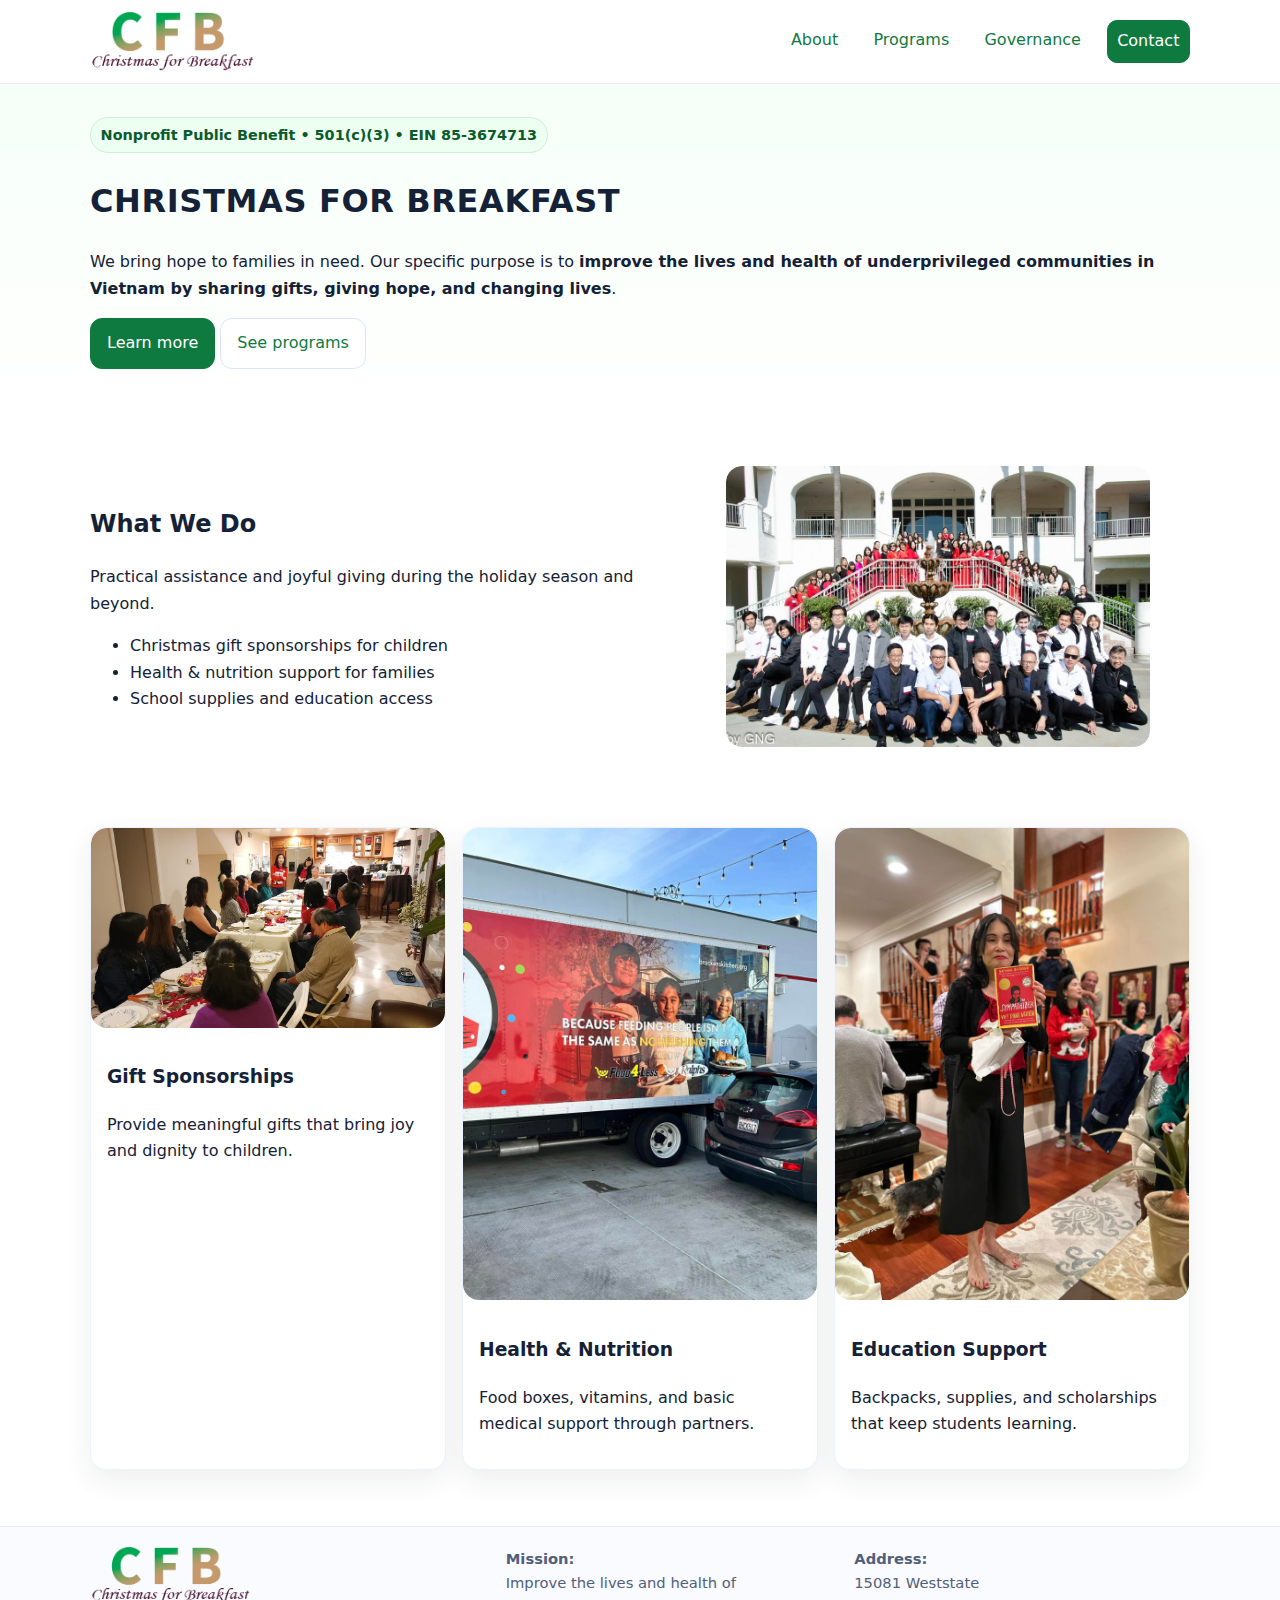
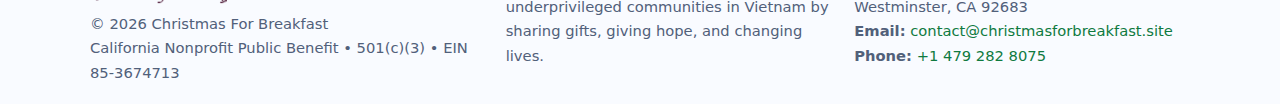
<file: index.html>
<!doctype html>
<html lang="en">
<head><meta charset="utf-8"/><meta name="viewport" content="width=device-width,initial-scale=1"/>
<title>Home — Christmas For Breakfast</title><link rel="stylesheet" href="assets/styles.css"/><link rel="icon" href="images/logo.png">
<meta name="description" content="Christmas For Breakfast — EIN 85-3674713. Holiday giving and health initiatives for underprivileged communities in Vietnam."></head>
<body><header class="header">
  <div class="container nav">
    <a class="brand" href="index.html" aria-label="Home"><img src="images/logo.png" alt="Christmas For Breakfast logo"></a>
    <button class="menu-toggle" aria-label="Toggle navigation" aria-expanded="false">☰</button>
    <nav class="links" aria-label="Main">
      <a href="about.html">About</a>
      <a href="programs.html">Programs</a>
      <a href="governance.html">Governance</a>
      <a href="contact.html" class="btn btn-primary">Contact</a>
    </nav>
  </div>
</header><main>
<section class="hero"><div class="container inner"><span class="badge">Nonprofit Public Benefit • 501(c)(3) • EIN 85-3674713</span>
<h1><span class="upper-strong">CHRISTMAS FOR BREAKFAST</span></h1>
<p>We bring hope to families in need. Our specific purpose is to <strong>improve the lives and health of underprivileged communities in Vietnam by sharing gifts, giving hope, and changing lives</strong>.</p>
<p><a class="btn btn-primary" href="about.html">Learn more</a> <a class="btn" href="programs.html">See programs</a></p>
</div></section>
<section class="section container split"><div>
<h2>What We Do</h2>
<p>Practical assistance and joyful giving during the holiday season and beyond.</p>
<ul><li>Christmas gift sponsorships for children</li><li>Health &amp; nutrition support for families</li><li>School supplies and education access</li></ul>
</div><figure class="figure"><img src="images/hero.jpg" alt="Holiday giving to families"></figure></section>
<section class="section container grid-3">
<article class="card"><img src="images/education.jpg" alt="Gift Sponsorships"><div class="card-body"><h3>Gift Sponsorships</h3><p>Provide meaningful gifts that bring joy and dignity to children.</p></div></article>
<article class="card"><img src="images/relief.jpg" alt="Health & Nutrition"><div class="card-body"><h3>Health &amp; Nutrition</h3><p>Food boxes, vitamins, and basic medical support through partners.</p></div></article>
<article class="card"><img src="images/community.jpg" alt="Education Support"><div class="card-body"><h3>Education Support</h3><p>Backpacks, supplies, and scholarships that keep students learning.</p></div></article>
</section></main><footer class="footer">
  <div class="container grid">
    <div>
      <img src="images/logo.png" alt="" style="width:160px;height:auto;margin-bottom:.5rem;">
      <div class="small">© <span id="year"></span> Christmas For Breakfast</div>
      <div class="small">California Nonprofit Public Benefit • 501(c)(3) • EIN 85-3674713</div>
    </div>
    <div>
      <div class="small"><strong>Mission:</strong><br>Improve the lives and health of underprivileged communities in Vietnam by sharing gifts, giving hope, and changing lives.</div>
    </div>
    <div>
      <div class="small">
        <strong>Address:</strong><br>15081 Weststate<br>Westminster, CA 92683<br>
        <strong>Email:</strong> <a href="mailto:contact@christmasforbreakfast.site">contact@christmasforbreakfast.site</a><br>
        <strong>Phone:</strong> <a href="tel:+14792828075">+1 479 282 8075</a>
      </div>
    </div>
  </div>
</footer>
<script>
  const b=document.querySelector('.menu-toggle'), l=document.querySelector('.links');
  if(b&&l){b.addEventListener('click',()=>{const o=getComputedStyle(l).display==='flex';l.style.display=o?'none':'flex';b.setAttribute('aria-expanded',o?'false':'true');});}
  const y=document.getElementById('year'); if(y) y.textContent=new Date().getFullYear();
</script></body></html>
</file>
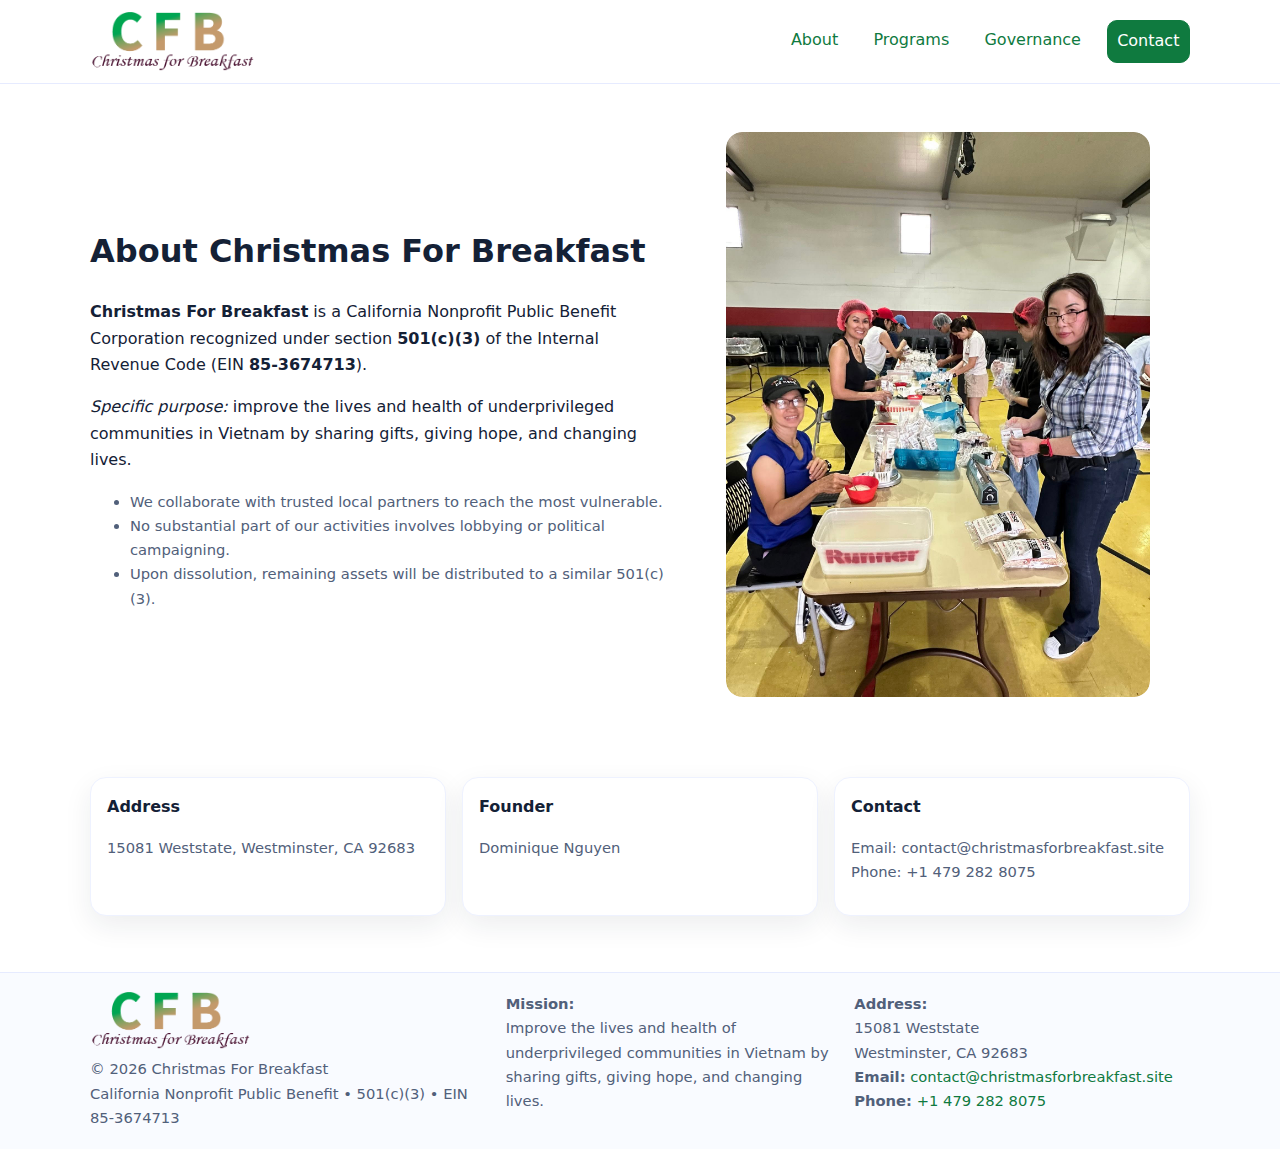
<file: about.html>
<!doctype html>
<html lang="en"><head><meta charset="utf-8"/><meta name="viewport" content="width=device-width,initial-scale=1"/>
<title>About — Christmas For Breakfast</title><link rel="stylesheet" href="assets/styles.css"/><link rel="icon" href="images/logo.png">
<meta name="description" content="Christmas For Breakfast — About. EIN 85-3674713."></head>
<body><header class="header">
  <div class="container nav">
    <a class="brand" href="index.html" aria-label="Home"><img src="images/logo.png" alt="Christmas For Breakfast logo"></a>
    <button class="menu-toggle" aria-label="Toggle navigation" aria-expanded="false">☰</button>
    <nav class="links" aria-label="Main">
      <a href="about.html">About</a>
      <a href="programs.html">Programs</a>
      <a href="governance.html">Governance</a>
      <a href="contact.html" class="btn btn-primary">Contact</a>
    </nav>
  </div>
</header>
<main class="section container split"><div>
<h1>About Christmas For Breakfast</h1>
<p><strong>Christmas For Breakfast</strong> is a California Nonprofit Public Benefit Corporation recognized under section <strong>501(c)(3)</strong> of the Internal Revenue Code (EIN <strong>85-3674713</strong>).</p>
<p><em>Specific purpose:</em> improve the lives and health of underprivileged communities in Vietnam by sharing gifts, giving hope, and changing lives.</p>
<ul class="small"><li>We collaborate with trusted local partners to reach the most vulnerable.</li>
<li>No substantial part of our activities involves lobbying or political campaigning.</li>
<li>Upon dissolution, remaining assets will be distributed to a similar 501(c)(3).</li></ul>
</div><figure class="figure"><img src="images/about.jpg" alt="About our mission"></figure></main>
<section class="section container grid-3">
<div class="card"><div class="card-body"><strong>Address</strong><p class="small">15081 Weststate, Westminster, CA 92683</p></div></div>
<div class="card"><div class="card-body"><strong>Founder</strong><p class="small">Dominique Nguyen</p></div></div>
<div class="card"><div class="card-body"><strong>Contact</strong><p class="small">Email: contact@christmasforbreakfast.site<br>Phone: +1 479 282 8075</p></div></div>
</section><footer class="footer">
  <div class="container grid">
    <div>
      <img src="images/logo.png" alt="" style="width:160px;height:auto;margin-bottom:.5rem;">
      <div class="small">© <span id="year"></span> Christmas For Breakfast</div>
      <div class="small">California Nonprofit Public Benefit • 501(c)(3) • EIN 85-3674713</div>
    </div>
    <div>
      <div class="small"><strong>Mission:</strong><br>Improve the lives and health of underprivileged communities in Vietnam by sharing gifts, giving hope, and changing lives.</div>
    </div>
    <div>
      <div class="small">
        <strong>Address:</strong><br>15081 Weststate<br>Westminster, CA 92683<br>
        <strong>Email:</strong> <a href="mailto:contact@christmasforbreakfast.site">contact@christmasforbreakfast.site</a><br>
        <strong>Phone:</strong> <a href="tel:+14792828075">+1 479 282 8075</a>
      </div>
    </div>
  </div>
</footer>
<script>
  const b=document.querySelector('.menu-toggle'), l=document.querySelector('.links');
  if(b&&l){b.addEventListener('click',()=>{const o=getComputedStyle(l).display==='flex';l.style.display=o?'none':'flex';b.setAttribute('aria-expanded',o?'false':'true');});}
  const y=document.getElementById('year'); if(y) y.textContent=new Date().getFullYear();
</script></body></html>
</file>
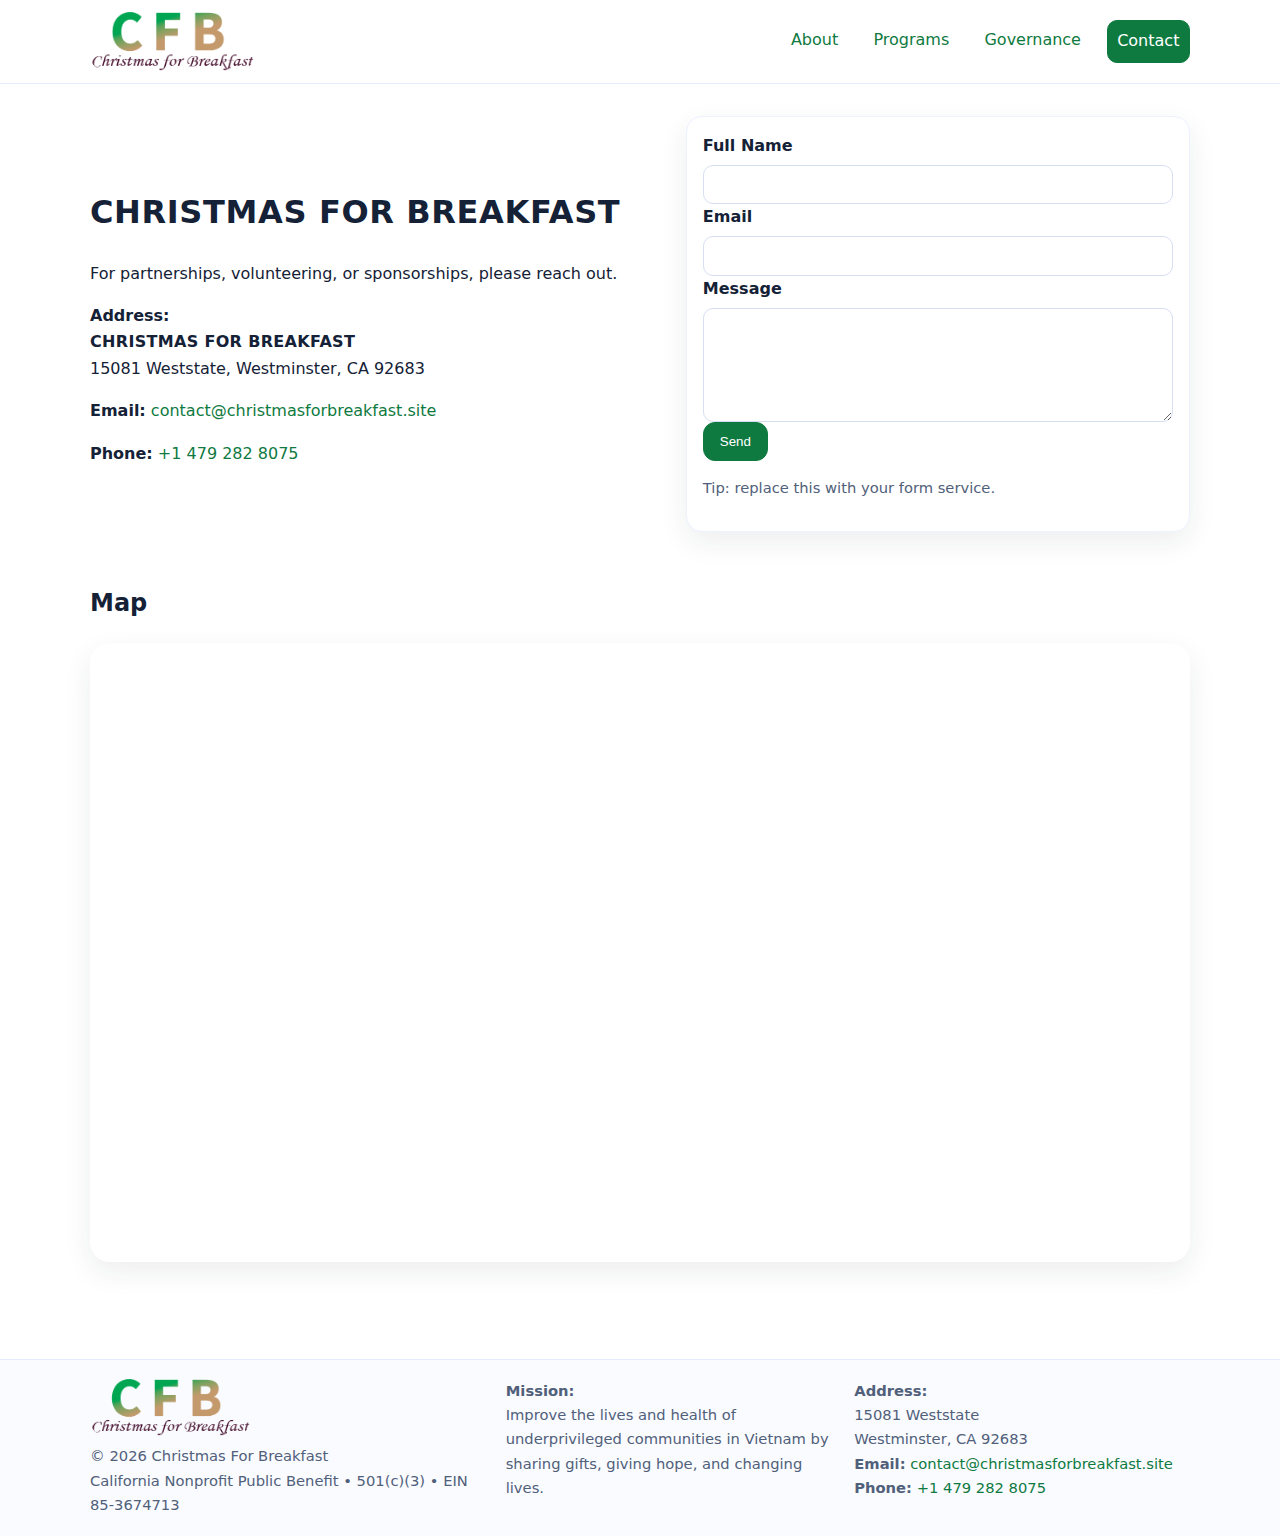
<file: contact.html>
<!doctype html>
<html lang="en"><head><meta charset="utf-8"/><meta name="viewport" content="width=device-width,initial-scale=1"/>
<title>Contact — Christmas For Breakfast</title><link rel="stylesheet" href="assets/styles.css"/><link rel="icon" href="images/logo.png">
<meta name="description" content="Contact Christmas For Breakfast. EIN 85-3674713."></head>
<body><header class="header">
  <div class="container nav">
    <a class="brand" href="index.html" aria-label="Home"><img src="images/logo.png" alt="Christmas For Breakfast logo"></a>
    <button class="menu-toggle" aria-label="Toggle navigation" aria-expanded="false">☰</button>
    <nav class="links" aria-label="Main">
      <a href="about.html">About</a>
      <a href="programs.html">Programs</a>
      <a href="governance.html">Governance</a>
      <a href="contact.html" class="btn btn-primary">Contact</a>
    </nav>
  </div>
</header><main class="section container"><div class="split"><div>
<h1><span class="upper-strong">CHRISTMAS FOR BREAKFAST</span></h1>
<p>For partnerships, volunteering, or sponsorships, please reach out.</p>
<p><strong>Address:</strong><br><span class="upper-strong">CHRISTMAS FOR BREAKFAST</span><br>15081 Weststate, Westminster, CA 92683</p>
<p><strong>Email:</strong> <a href="mailto:contact@christmasforbreakfast.site">contact@christmasforbreakfast.site</a></p>
<p><strong>Phone:</strong> <a href="tel:+14792828075">+1 479 282 8075</a></p>
</div>
<form class="form card" onsubmit="event.preventDefault(); alert('Form endpoint not configured. Replace with your form service.');"><div class="card-body">
<label><span>Full Name</span><input type="text" required></label>
<label><span>Email</span><input type="email" required></label>
<label><span>Message</span><textarea rows="6" required></textarea></label>
<button class="btn btn-primary" type="submit">Send</button>
<p class="small">Tip: replace this with your form service.</p>
</div></form></div>
<section class="section"><h2>Map</h2><div class="map-embed">
<iframe title="Map to our address" loading="lazy" referrerpolicy="no-referrer-when-downgrade" src="https://www.google.com/maps?q=15081%20Weststate%2C%20Westminster%2C%20CA%2092683&output=embed"></iframe>
</div></section></main><footer class="footer">
  <div class="container grid">
    <div>
      <img src="images/logo.png" alt="" style="width:160px;height:auto;margin-bottom:.5rem;">
      <div class="small">© <span id="year"></span> Christmas For Breakfast</div>
      <div class="small">California Nonprofit Public Benefit • 501(c)(3) • EIN 85-3674713</div>
    </div>
    <div>
      <div class="small"><strong>Mission:</strong><br>Improve the lives and health of underprivileged communities in Vietnam by sharing gifts, giving hope, and changing lives.</div>
    </div>
    <div>
      <div class="small">
        <strong>Address:</strong><br>15081 Weststate<br>Westminster, CA 92683<br>
        <strong>Email:</strong> <a href="mailto:contact@christmasforbreakfast.site">contact@christmasforbreakfast.site</a><br>
        <strong>Phone:</strong> <a href="tel:+14792828075">+1 479 282 8075</a>
      </div>
    </div>
  </div>
</footer>
<script>
  const b=document.querySelector('.menu-toggle'), l=document.querySelector('.links');
  if(b&&l){b.addEventListener('click',()=>{const o=getComputedStyle(l).display==='flex';l.style.display=o?'none':'flex';b.setAttribute('aria-expanded',o?'false':'true');});}
  const y=document.getElementById('year'); if(y) y.textContent=new Date().getFullYear();
</script></body></html>
</file>
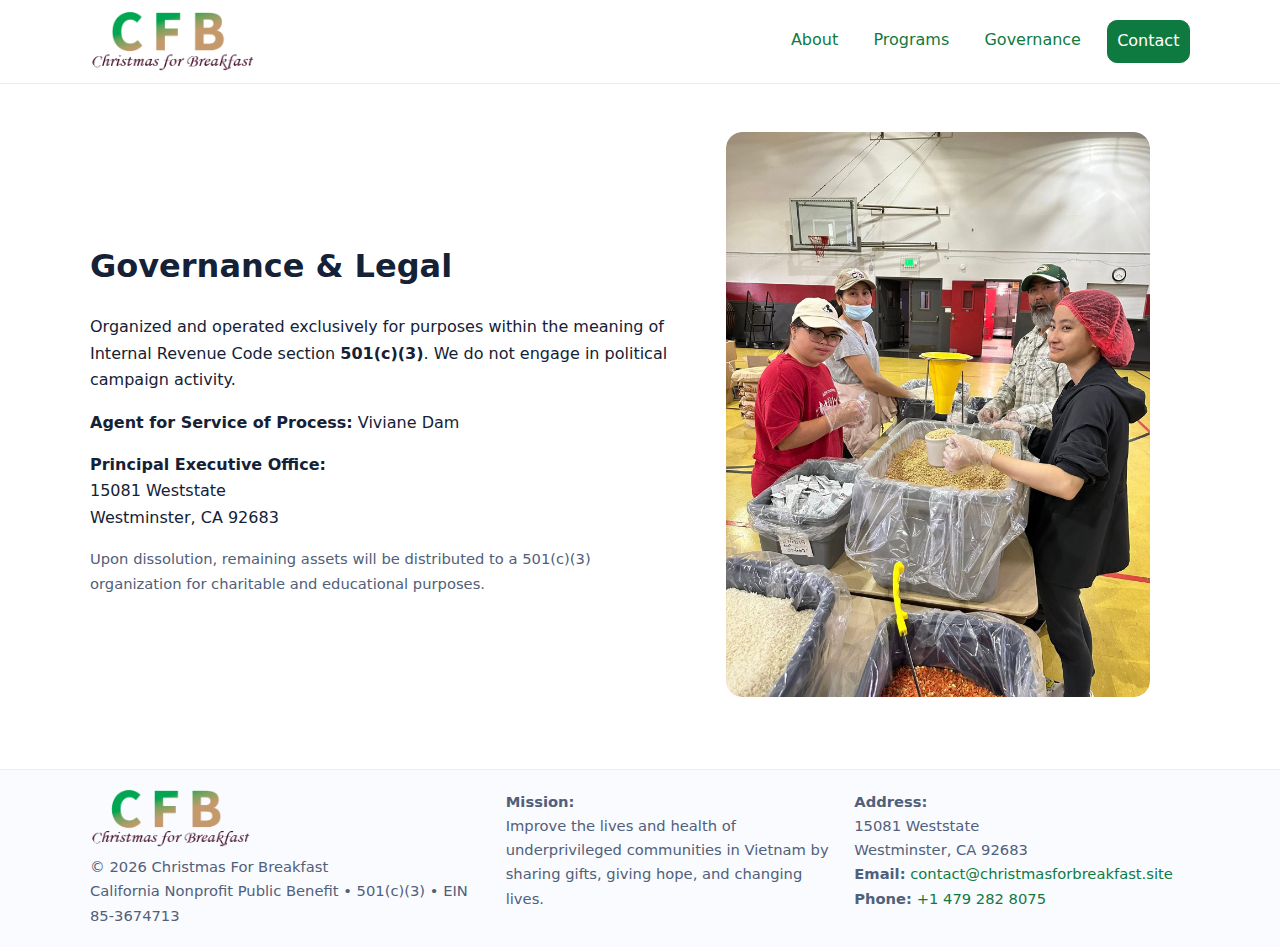
<file: governance.html>
<!doctype html>
<html lang="en"><head><meta charset="utf-8"/><meta name="viewport" content="width=device-width,initial-scale=1"/>
<title>Governance — Christmas For Breakfast</title><link rel="stylesheet" href="assets/styles.css"/><link rel="icon" href="images/logo.png">
<meta name="description" content="Governance — Christmas For Breakfast. EIN 85-3674713."></head>
<body><header class="header">
  <div class="container nav">
    <a class="brand" href="index.html" aria-label="Home"><img src="images/logo.png" alt="Christmas For Breakfast logo"></a>
    <button class="menu-toggle" aria-label="Toggle navigation" aria-expanded="false">☰</button>
    <nav class="links" aria-label="Main">
      <a href="about.html">About</a>
      <a href="programs.html">Programs</a>
      <a href="governance.html">Governance</a>
      <a href="contact.html" class="btn btn-primary">Contact</a>
    </nav>
  </div>
</header><main class="section container split"><div>
<h1>Governance &amp; Legal</h1>
<p>Organized and operated exclusively for purposes within the meaning of Internal Revenue Code section <strong>501(c)(3)</strong>. We do not engage in political campaign activity.</p>
<p><strong>Agent for Service of Process:</strong> Viviane Dam</p>
<p><strong>Principal Executive Office:</strong><br>15081 Weststate<br>Westminster, CA 92683</p>
<p class="small">Upon dissolution, remaining assets will be distributed to a 501(c)(3) organization for charitable and educational purposes.</p>
</div><figure class="figure"><img src="images/programs.jpg" alt="Governance documents"></figure></main><footer class="footer">
  <div class="container grid">
    <div>
      <img src="images/logo.png" alt="" style="width:160px;height:auto;margin-bottom:.5rem;">
      <div class="small">© <span id="year"></span> Christmas For Breakfast</div>
      <div class="small">California Nonprofit Public Benefit • 501(c)(3) • EIN 85-3674713</div>
    </div>
    <div>
      <div class="small"><strong>Mission:</strong><br>Improve the lives and health of underprivileged communities in Vietnam by sharing gifts, giving hope, and changing lives.</div>
    </div>
    <div>
      <div class="small">
        <strong>Address:</strong><br>15081 Weststate<br>Westminster, CA 92683<br>
        <strong>Email:</strong> <a href="mailto:contact@christmasforbreakfast.site">contact@christmasforbreakfast.site</a><br>
        <strong>Phone:</strong> <a href="tel:+14792828075">+1 479 282 8075</a>
      </div>
    </div>
  </div>
</footer>
<script>
  const b=document.querySelector('.menu-toggle'), l=document.querySelector('.links');
  if(b&&l){b.addEventListener('click',()=>{const o=getComputedStyle(l).display==='flex';l.style.display=o?'none':'flex';b.setAttribute('aria-expanded',o?'false':'true');});}
  const y=document.getElementById('year'); if(y) y.textContent=new Date().getFullYear();
</script></body></html>
</file>
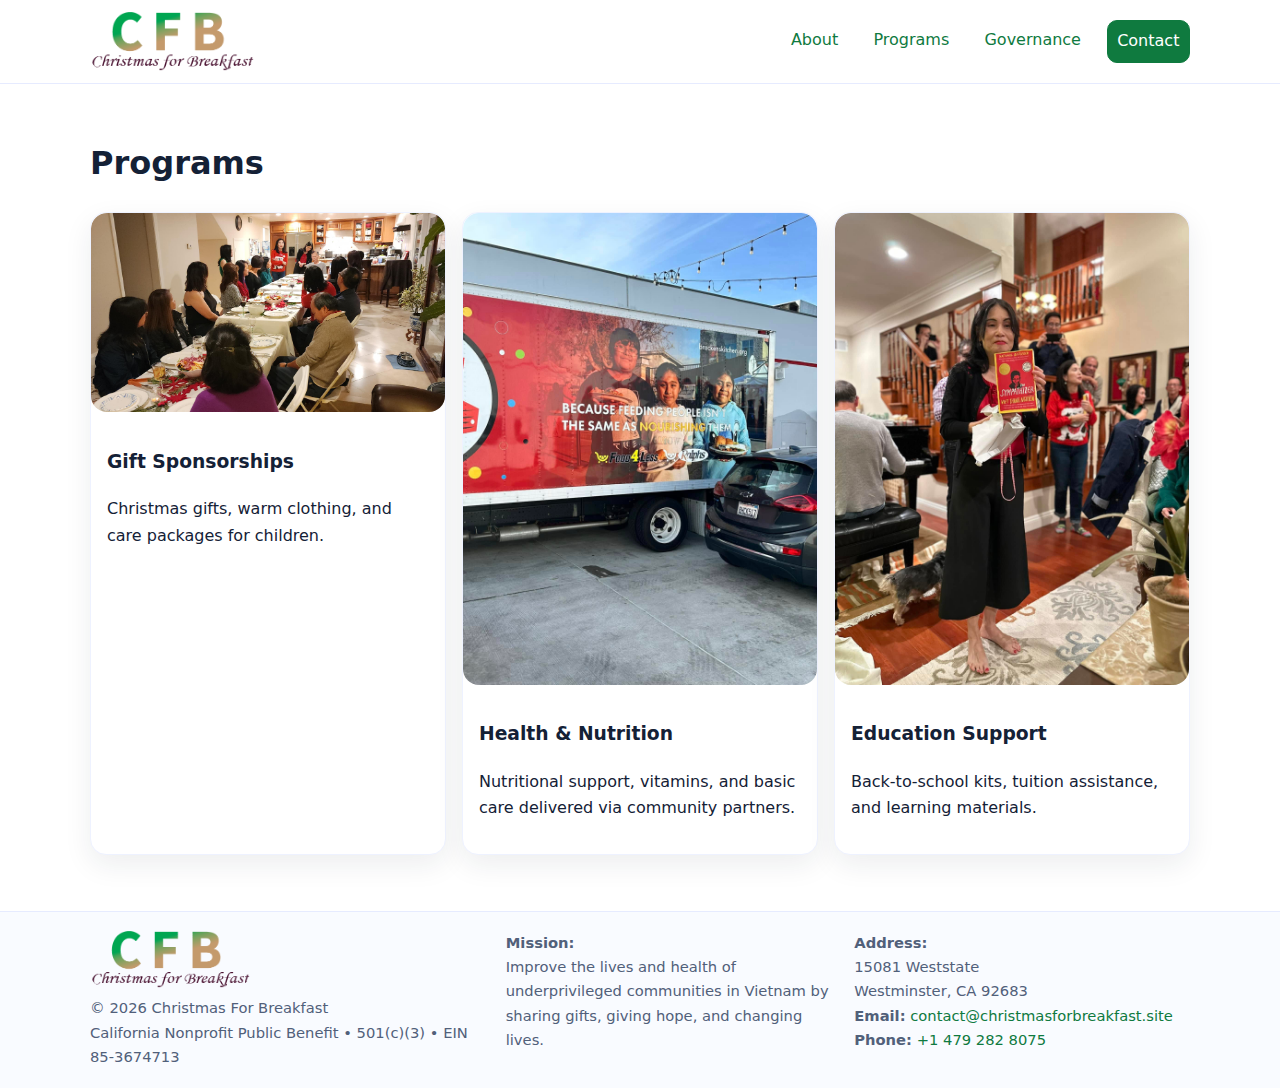
<file: programs.html>
<!doctype html>
<html lang="en"><head><meta charset="utf-8"/><meta name="viewport" content="width=device-width,initial-scale=1"/>
<title>Programs — Christmas For Breakfast</title><link rel="stylesheet" href="assets/styles.css"/><link rel="icon" href="images/logo.png">
<meta name="description" content="Christmas For Breakfast programs — gift sponsorships, health & nutrition, education support."></head>
<body><header class="header">
  <div class="container nav">
    <a class="brand" href="index.html" aria-label="Home"><img src="images/logo.png" alt="Christmas For Breakfast logo"></a>
    <button class="menu-toggle" aria-label="Toggle navigation" aria-expanded="false">☰</button>
    <nav class="links" aria-label="Main">
      <a href="about.html">About</a>
      <a href="programs.html">Programs</a>
      <a href="governance.html">Governance</a>
      <a href="contact.html" class="btn btn-primary">Contact</a>
    </nav>
  </div>
</header><main class="section container"><h1>Programs</h1>
<div class="grid-3">
<article class="card"><img src="images/education.jpg" alt="Gift Sponsorships"><div class="card-body"><h3>Gift Sponsorships</h3><p>Christmas gifts, warm clothing, and care packages for children.</p></div></article>
<article class="card"><img src="images/relief.jpg" alt="Health & Nutrition"><div class="card-body"><h3>Health &amp; Nutrition</h3><p>Nutritional support, vitamins, and basic care delivered via community partners.</p></div></article>
<article class="card"><img src="images/community.jpg" alt="Education Support"><div class="card-body"><h3>Education Support</h3><p>Back‑to‑school kits, tuition assistance, and learning materials.</p></div></article>
</div></main><footer class="footer">
  <div class="container grid">
    <div>
      <img src="images/logo.png" alt="" style="width:160px;height:auto;margin-bottom:.5rem;">
      <div class="small">© <span id="year"></span> Christmas For Breakfast</div>
      <div class="small">California Nonprofit Public Benefit • 501(c)(3) • EIN 85-3674713</div>
    </div>
    <div>
      <div class="small"><strong>Mission:</strong><br>Improve the lives and health of underprivileged communities in Vietnam by sharing gifts, giving hope, and changing lives.</div>
    </div>
    <div>
      <div class="small">
        <strong>Address:</strong><br>15081 Weststate<br>Westminster, CA 92683<br>
        <strong>Email:</strong> <a href="mailto:contact@christmasforbreakfast.site">contact@christmasforbreakfast.site</a><br>
        <strong>Phone:</strong> <a href="tel:+14792828075">+1 479 282 8075</a>
      </div>
    </div>
  </div>
</footer>
<script>
  const b=document.querySelector('.menu-toggle'), l=document.querySelector('.links');
  if(b&&l){b.addEventListener('click',()=>{const o=getComputedStyle(l).display==='flex';l.style.display=o?'none':'flex';b.setAttribute('aria-expanded',o?'false':'true');});}
  const y=document.getElementById('year'); if(y) y.textContent=new Date().getFullYear();
</script></body></html>
</file>
<file: assets/styles.css>
:root{--text:#142136;--muted:#51607a;--bg:#ffffff;--brand:#0f7a3f;--accent:#e74d4d;--soft:#eef8f1;--radius:16px;--shadow:0 10px 28px rgba(20,33,54,.08);}*{box-sizing:border-box}html,body{height:100%}body{margin:0;font-family:Inter,system-ui,-apple-system,Segoe UI,Roboto,Arial,sans-serif;color:var(--text);background:var(--bg);line-height:1.65;min-height:100svh;display:flex;flex-direction:column}main{flex:1 0 auto}a{color:var(--brand);text-decoration:none}a:hover{text-decoration:underline}img{max-width:100%;display:block;border-radius:var(--radius)}.container{width:min(1100px,92%);margin-inline:auto}.header{position:sticky;top:0;background:#fff;border-bottom:1px solid #e6ebff;z-index:20}.nav{display:flex;align-items:center;gap:.8rem;justify-content:space-between;padding:.75rem 0}.brand{display:flex;align-items:center;gap:.6rem}.brand img{width:164px;height:auto}.menu-toggle{font-size:1.25rem;background:transparent;border:0;padding:.4rem .6rem;border-radius:10px}.links{display:none;flex-direction:column;gap:.45rem}.links a{padding:.45rem .6rem;border-radius:10px}.links .active{background:var(--soft)}.btn{display:inline-block;padding:.7rem 1rem;border:1px solid #dae6ff;border-radius:12px;background:#fff}.btn:hover{box-shadow:var(--shadow);text-decoration:none}.btn-primary{background:var(--brand);border-color:var(--brand);color:#fff}.hero{background:linear-gradient(180deg,#f6fff8,#ffffff)}.hero .inner{padding:2.1rem 0}.badge{display:inline-flex;gap:.45rem;align-items:center;background:#ecfff1;border:1px solid #cfeedd;color:#0b5a2c;border-radius:999px;padding:.32rem .6rem;font-size:.9rem;font-weight:700}.section{padding:2rem 0}.split{display:grid;grid-template-columns:1fr;gap:1rem;align-items:center}.grid-3{display:grid;grid-template-columns:1fr;gap:1rem}.card{background:#fff;border:1px solid #eef2ff;border-radius:var(--radius);box-shadow:var(--shadow);overflow:hidden}.card-body{padding:1rem}.figure{overflow:hidden;border-radius:var(--radius)}.footer{border-top:1px solid #e6ebff;background:#f9fbff;margin-top:1.5rem}.footer .grid{display:grid;grid-template-columns:1fr;gap:.8rem;padding:1.2rem 0}.small{font-size:.92rem;color:var(--muted)}.form{display:grid;grid-template-columns:1fr;gap:.8rem}label{display:grid;gap:.35rem;font-weight:600}input,textarea{width:100%;padding:.7rem .8rem;border:1px solid #d6def2;border-radius:10px}.map-embed iframe{width:100%;aspect-ratio:16/9;border:0;border-radius:20px;box-shadow:var(--shadow)}.upper-strong{font-weight:800;text-transform:uppercase;letter-spacing:.02em}@media(min-width:760px){.menu-toggle{display:none}.links{display:flex;flex-direction:row;gap:1rem}.grid-3{grid-template-columns:repeat(3,1fr)}.split{grid-template-columns:1.15fr 1fr}.footer .grid{grid-template-columns:1.2fr 1fr 1fr}}
</file>
